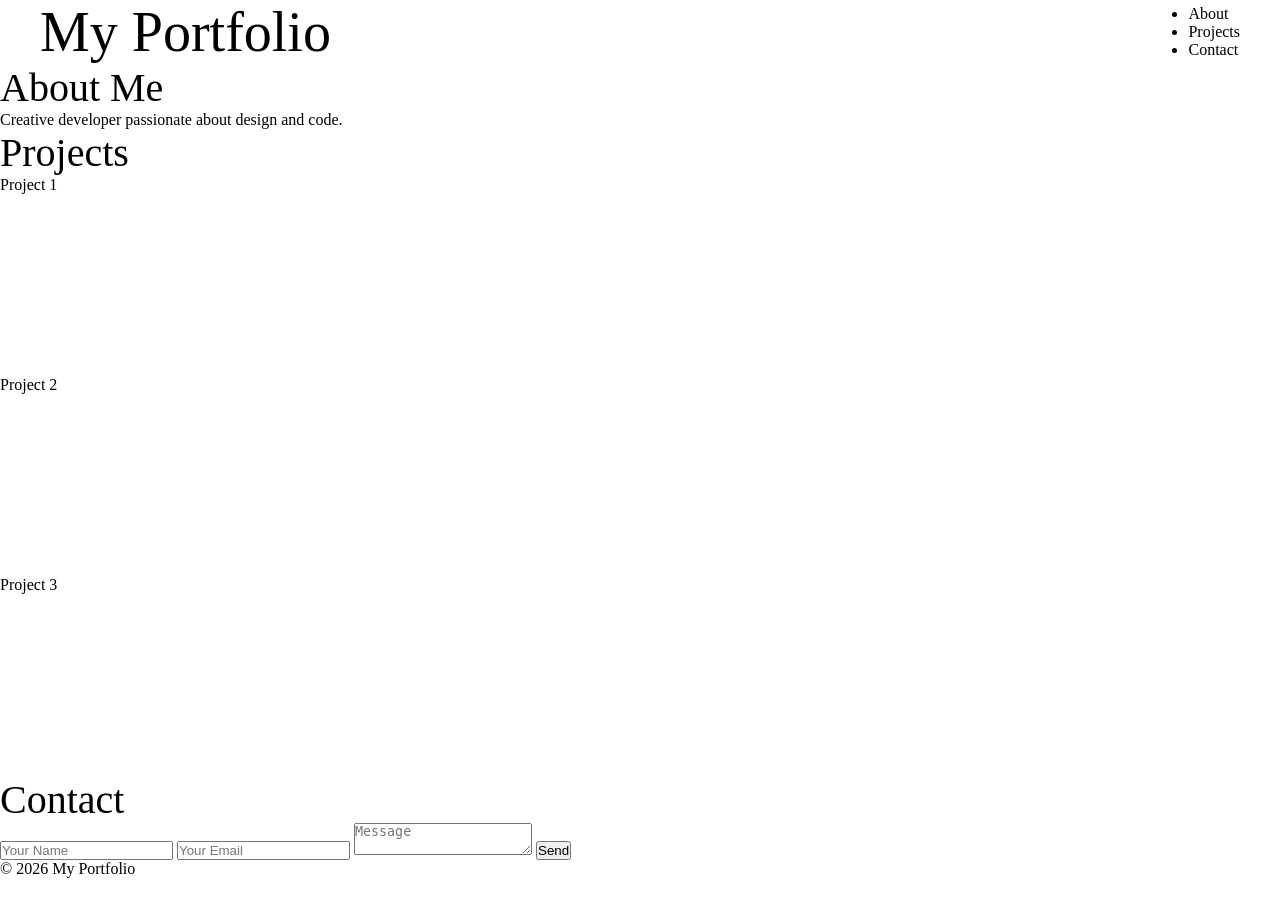
<file: index2.html>
<!DOCTYPE html>
<html lang="en">
<head>
  <meta charset="UTF-8">
  <meta name="viewport" content="width=device-width, initial-scale=1.0">
  <title>Portfolio</title>
  <link rel="stylesheet" href="style.css">
</head>
<body>
  <header class="site-header">
    <nav class="navbar">
      <h1 class="logo">My Portfolio</h1>
      <ul class="nav-links">
        <li><a href="#about">About</a></li>
        <li><a href="#projects">Projects</a></li>
        <li><a href="#contact">Contact</a></li>
      </ul>
    </nav>
  </header>

  <main>
    <section id="about" class="about">
      <h2>About Me</h2>
      <p>Creative developer passionate about design and code.</p>
    </section>

    <section id="projects" class="projects">
      <h2>Projects</h2>
      <div class="grid-container">
        <article class="project-card">Project 1</article>
        <article class="project-card">Project 2</article>
        <article class="project-card">Project 3</article>
      </div>
    </section>

    <section id="contact" class="contact">
      <h2>Contact</h2>
      <form>
        <input type="text" placeholder="Your Name">
        <input type="email" placeholder="Your Email">
        <textarea placeholder="Message"></textarea>
        <button type="submit">Send</button>
      </form>
    </section>
  </main>

  <footer class="site-footer">
    <p>&copy; 2026 My Portfolio</p>
  </footer>
</body>
</html>
</file>
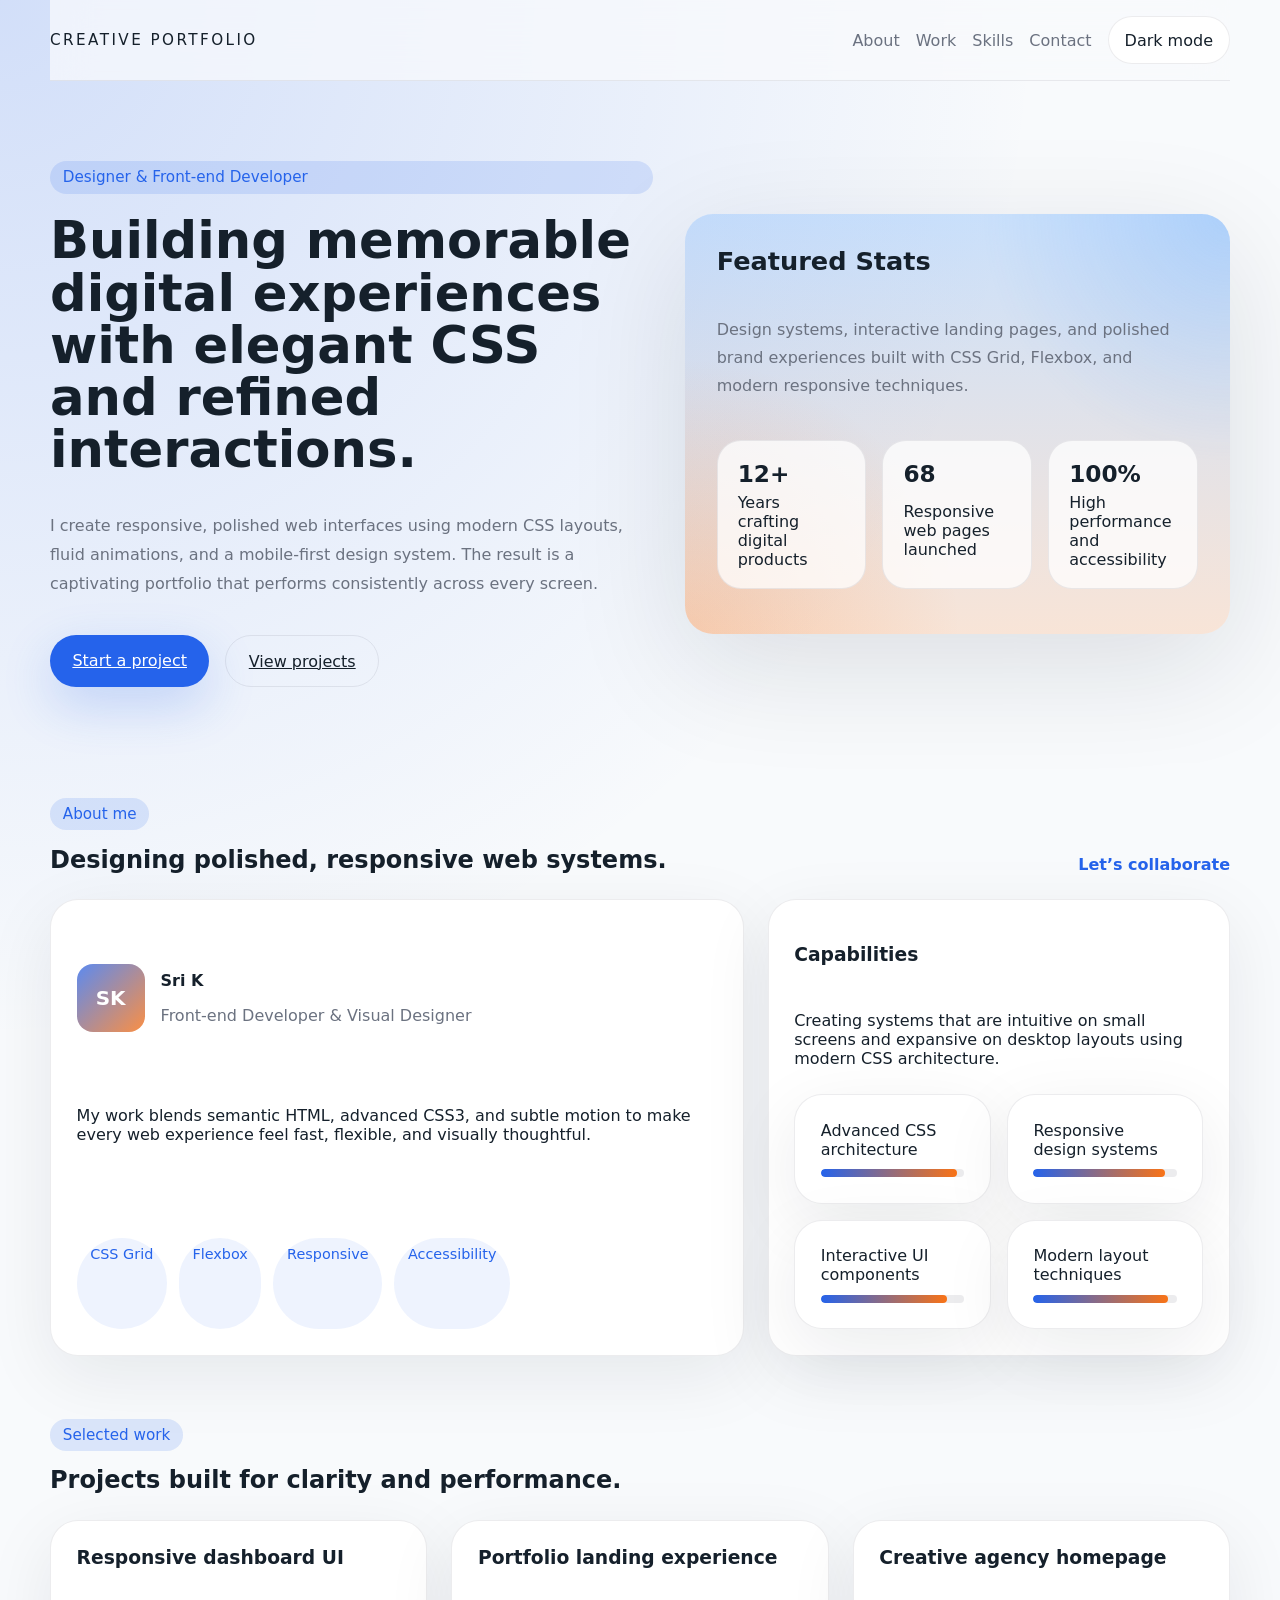
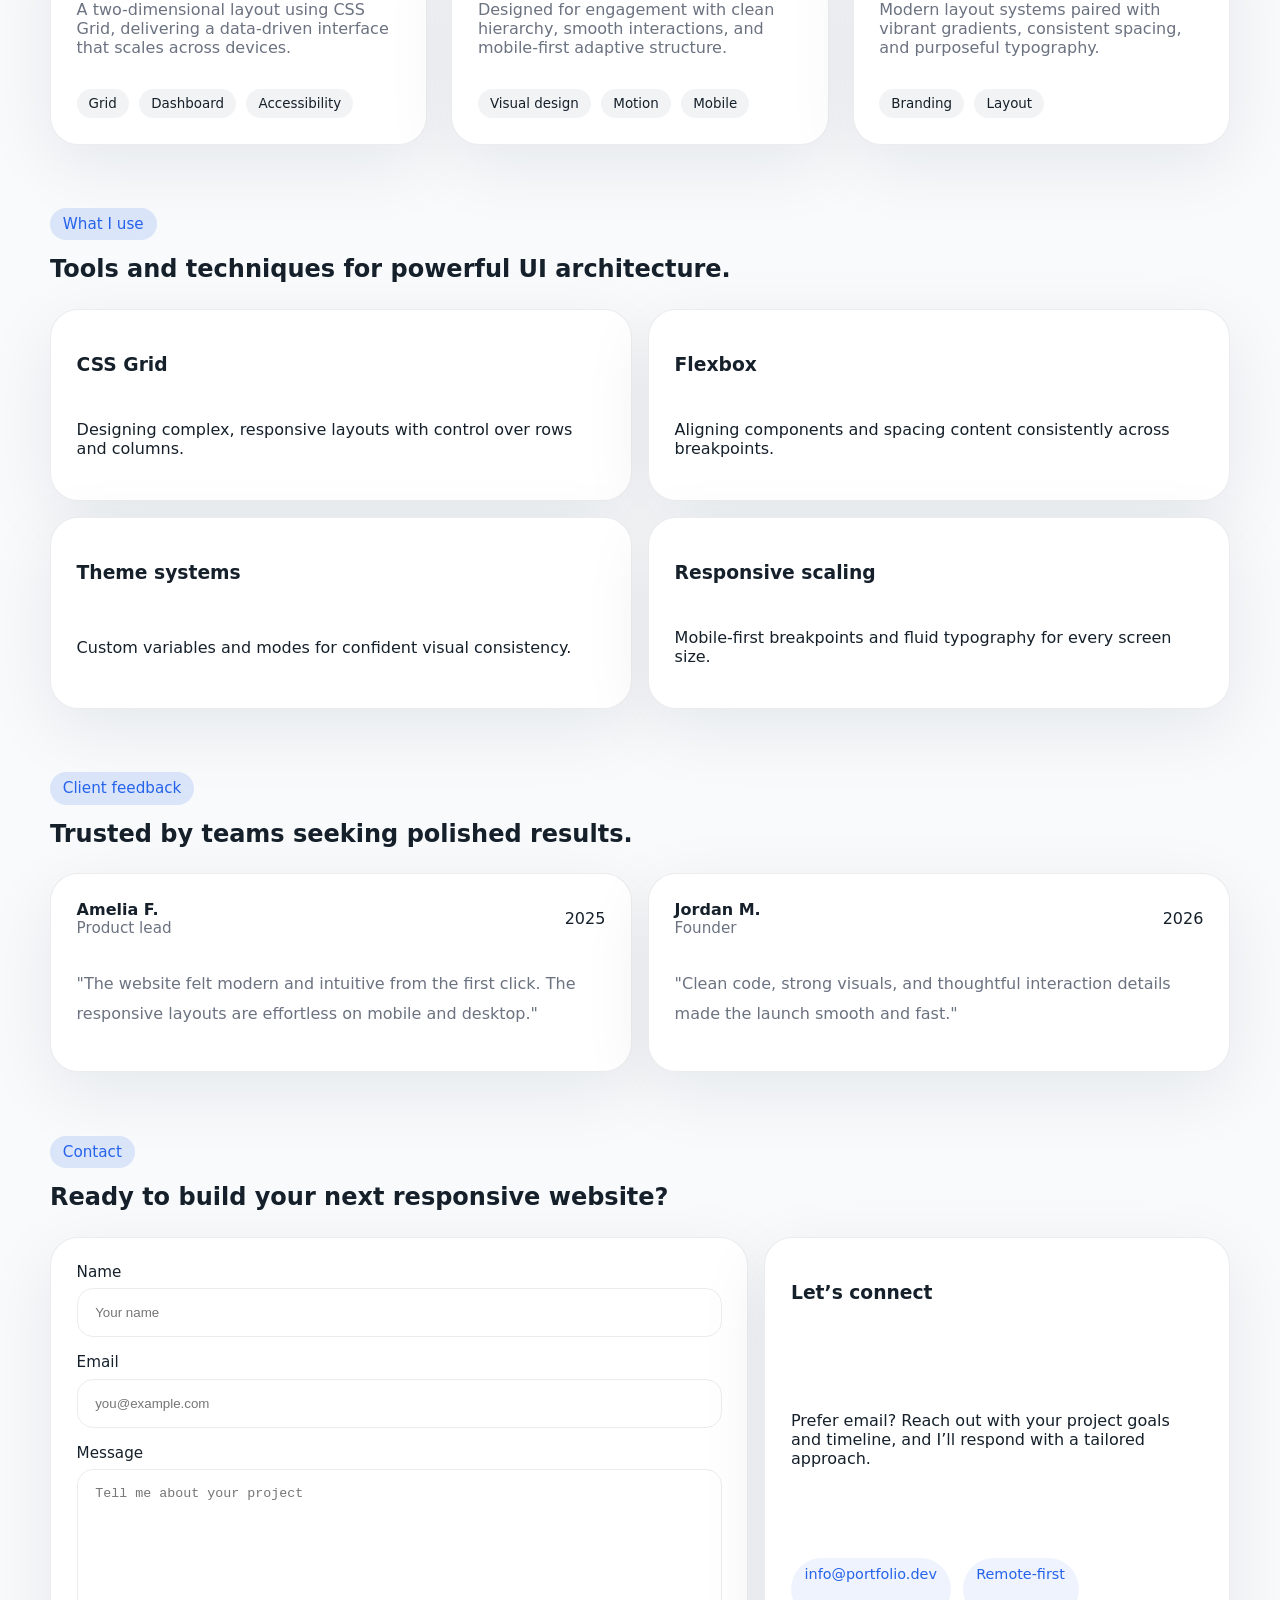
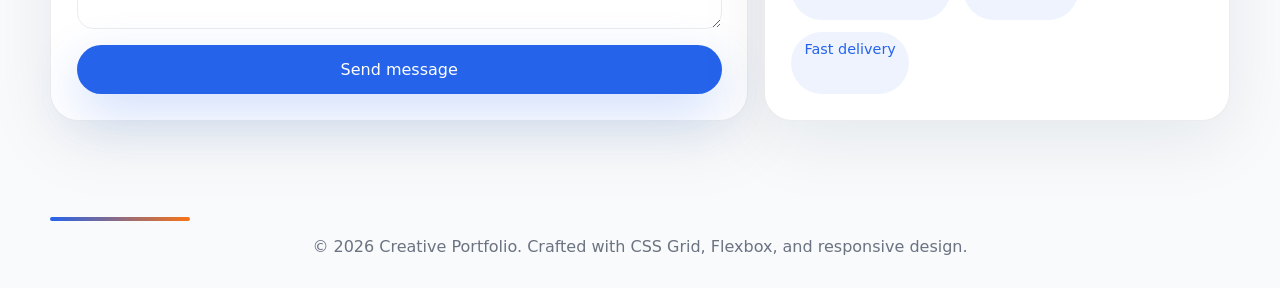
<file: indexxx (1).html>
<!DOCTYPE html>
<html lang="en">
  <head>
    <meta charset="UTF-8" />
    <meta name="viewport" content="width=device-width, initial-scale=1.0" />
    <title>Portfolio | Creative Developer</title>
    <style>
      :root {
        --bg: #f8fafc;
        --surface: rgba(255, 255, 255, 0.92);
        --surface-strong: #ffffff;
        --text: #15202b;
        --muted: #6b7280;
        --primary: #2563eb;
        --primary-soft: rgba(37, 99, 235, 0.14);
        --accent: #f97316;
        --border: rgba(15, 23, 42, 0.08);
        --shadow: 0 32px 120px rgba(15, 23, 42, 0.12);
        --radius: 28px;
        --max-width: 1180px;
      }

      [data-theme="dark"] {
        --bg: #071014;
        --surface: rgba(10, 25, 41, 0.88);
        --surface-strong: rgba(11, 29, 51, 0.98);
        --text: #e2e8f0;
        --muted: #94a3b8;
        --primary: #60a5fa;
        --primary-soft: rgba(96, 165, 250, 0.16);
        --accent: #fb923c;
        --border: rgba(148, 163, 184, 0.12);
        --shadow: 0 32px 120px rgba(0, 0, 0, 0.28);
      }

      * {
        box-sizing: border-box;
      }

      html {
        scroll-behavior: smooth;
      }

      body {
        margin: 0;
        min-height: 100vh;
        font-family: Inter, system-ui, -apple-system, BlinkMacSystemFont, "Segoe UI", sans-serif;
        background: radial-gradient(circle at top left, rgba(37, 99, 235, 0.18), transparent 28%),
          var(--bg);
        color: var(--text);
      }

      img {
        max-width: 100%;
        display: block;
      }

      button,
      a {
        font: inherit;
      }

      .page-shell {
        width: min(100%, calc(100vw - 1rem));
        margin: 0 auto;
        max-width: var(--max-width);
      }

      header {
        position: sticky;
        top: 0;
        z-index: 10;
        backdrop-filter: blur(18px);
        background: rgba(248, 250, 252, 0.74);
        border-bottom: 1px solid var(--border);
      }

      [data-theme="dark"] header {
        background: rgba(7, 16, 20, 0.84);
      }

      .topbar {
        display: flex;
        align-items: center;
        justify-content: space-between;
        gap: 1rem;
        padding: 1rem 0;
      }

      .brand {
        font-size: 0.95rem;
        letter-spacing: 0.16em;
        text-transform: uppercase;
        color: var(--text);
      }

      .nav-links {
        display: flex;
        flex-wrap: wrap;
        gap: 1rem;
        align-items: center;
      }

      .nav-links a {
        color: var(--muted);
        text-decoration: none;
        transition: color 0.2s ease;
      }

      .nav-links a:hover,
      .nav-links a:focus-visible {
        color: var(--text);
      }

      .theme-switch {
        border: 1px solid var(--border);
        background: var(--surface-strong);
        color: var(--text);
        padding: 0.85rem 1rem;
        border-radius: 999px;
        cursor: pointer;
        transition: transform 0.2s ease, background 0.2s ease;
      }

      .theme-switch:hover {
        transform: translateY(-1px);
      }

      main {
        padding: 2rem 0 4rem;
        display: grid;
        gap: 2.5rem;
      }

      .hero {
        display: grid;
        gap: 2rem;
        padding: 2rem 0;
      }

      .hero-grid {
        display: grid;
        grid-template-columns: 1fr;
        gap: 2rem;
        align-items: center;
      }

      .hero-copy {
        max-width: 42rem;
        display: grid;
        gap: 1.3rem;
      }

      .eyebrow {
        display: inline-flex;
        align-items: center;
        gap: 0.5rem;
        padding: 0.45rem 0.8rem;
        border-radius: 999px;
        background: var(--primary-soft);
        color: var(--primary);
        font-size: 0.95rem;
      }

      h1 {
        font-size: clamp(2.4rem, 4vw, 4.2rem);
        line-height: 1.02;
        margin: 0;
      }

      .hero-copy p {
        line-height: 1.8;
        color: var(--muted);
        max-width: 40rem;
      }

      .hero-actions {
        display: flex;
        flex-wrap: wrap;
        gap: 1rem;
      }

      .btn,
      .btn-secondary {
        border: 0;
        border-radius: 999px;
        padding: 0.95rem 1.4rem;
        cursor: pointer;
        transition: transform 0.2s ease, box-shadow 0.2s ease, background 0.2s ease;
      }

      .btn {
        background: var(--primary);
        color: #fff;
        box-shadow: 0 18px 50px rgba(37, 99, 235, 0.22);
      }

      .btn-secondary {
        background: transparent;
        color: var(--text);
        border: 1px solid var(--border);
      }

      .btn:hover,
      .btn-secondary:hover {
        transform: translateY(-2px);
      }

      .hero-visual {
        border-radius: var(--radius);
        overflow: hidden;
        min-height: 360px;
        position: relative;
        background: linear-gradient(180deg, rgba(96, 165, 250, 0.3), rgba(249, 115, 22, 0.16));
        box-shadow: var(--shadow);
      }

      .hero-visual::before {
        content: "";
        position: absolute;
        inset: 0;
        background: radial-gradient(circle at top right, rgba(96, 165, 250, 0.28), transparent 36%),
          radial-gradient(circle at bottom left, rgba(249, 115, 22, 0.22), transparent 40%);
      }

      .hero-panel {
        position: relative;
        z-index: 1;
        padding: 2rem;
        height: 100%;
        display: grid;
        gap: 1.5rem;
      }

      .hero-panel h2 {
        margin: 0;
        font-size: clamp(1.3rem, 2vw, 1.8rem);
      }

      .hero-panel p {
        color: var(--muted);
        line-height: 1.75;
      }

      .stats-grid {
        display: grid;
        grid-template-columns: repeat(3, minmax(0, 1fr));
        gap: 1rem;
      }

      .stat-card {
        background: rgba(255, 255, 255, 0.75);
        border: 1px solid var(--border);
        border-radius: 1.5rem;
        padding: 1.2rem 1.25rem;
        display: grid;
        gap: 0.35rem;
      }

      [data-theme="dark"] .stat-card {
        background: rgba(10, 25, 41, 0.96);
      }

      .stat-card strong {
        font-size: 1.45rem;
      }

      .section {
        display: grid;
        gap: 1.6rem;
      }

      .section-header {
        display: flex;
        align-items: flex-end;
        justify-content: space-between;
        gap: 1rem;
      }

      .section-header h2 {
        margin: 0;
      }

      .section-header a {
        color: var(--primary);
        font-weight: 600;
        text-decoration: none;
      }

      .about-grid,
      .project-grid,
      .experience-grid {
        display: grid;
        gap: 1.5rem;
      }

      .about-grid {
        grid-template-columns: 1fr;
      }

      .profile-card,
      .skill-card,
      .project-card,
      .testimonial-card,
      .contact-card {
        background: var(--surface-strong);
        border: 1px solid var(--border);
        border-radius: var(--radius);
        padding: 1.6rem;
        box-shadow: 0 20px 70px rgba(15, 23, 42, 0.08);
      }

      .profile-card {
        display: grid;
        gap: 1.25rem;
      }

      .profile-meta {
        display: flex;
        align-items: center;
        gap: 1rem;
      }

      .avatar {
        width: 4.25rem;
        height: 4.25rem;
        border-radius: 1rem;
        background: linear-gradient(135deg, rgba(37, 99, 235, 0.75), rgba(249, 115, 22, 0.8));
        display: grid;
        place-items: center;
        color: #fff;
        font-weight: 700;
        font-size: 1.25rem;
      }

      .tag-list {
        display: flex;
        flex-wrap: wrap;
        gap: 0.75rem;
      }

      .tag {
        display: inline-flex;
        padding: 0.55rem 0.85rem;
        border-radius: 999px;
        background: rgba(37, 99, 235, 0.08);
        color: var(--primary);
        font-size: 0.9rem;
      }

      .skill-grid {
        display: grid;
        grid-template-columns: repeat(2, minmax(0, 1fr));
        gap: 1rem;
      }

      .skill-card {
        display: grid;
        gap: 0.65rem;
      }

      .skill-progress {
        width: 100%;
        height: 0.5rem;
        border-radius: 999px;
        background: var(--border);
        overflow: hidden;
      }

      .skill-progress span {
        display: block;
        height: 100%;
        border-radius: inherit;
        background: linear-gradient(90deg, var(--primary), var(--accent));
      }

      .project-grid {
        grid-template-columns: repeat(auto-fit, minmax(240px, 1fr));
      }

      .project-card {
        display: grid;
        gap: 1rem;
      }

      .project-card h3 {
        margin: 0;
      }

      .project-card p {
        color: var(--muted);
      }

      .project-tags {
        display: flex;
        flex-wrap: wrap;
        gap: 0.65rem;
      }

      .project-tag {
        padding: 0.45rem 0.75rem;
        border-radius: 999px;
        background: rgba(15, 23, 42, 0.05);
        color: var(--text);
        font-size: 0.84rem;
      }

      .testimonial-grid {
        display: grid;
        gap: 1rem;
      }

      .testimonial-card {
        display: grid;
        gap: 1rem;
      }

      .testimonial-meta {
        display: flex;
        align-items: center;
        justify-content: space-between;
      }

      .quote {
        font-size: 1rem;
        line-height: 1.9;
        color: var(--muted);
      }

      .contact-grid {
        display: grid;
        gap: 1rem;
      }

      .contact-card {
        display: grid;
        gap: 1rem;
      }

      .contact-card label {
        display: grid;
        gap: 0.45rem;
        font-size: 0.95rem;
      }

      .contact-card input,
      .contact-card textarea {
        width: 100%;
        border: 1px solid var(--border);
        border-radius: 1rem;
        padding: 1rem 1.1rem;
        background: transparent;
        color: var(--text);
      }

      .contact-card textarea {
        min-height: 160px;
        resize: vertical;
      }

      footer {
        padding: 2rem 0 1rem;
        text-align: center;
        color: var(--muted);
      }

      .accent-bar {
        height: 4px;
        width: min(140px, 24vw);
        border-radius: 999px;
        background: linear-gradient(90deg, var(--primary), var(--accent));
      }

      @media (min-width: 760px) {
        .hero-grid {
          grid-template-columns: 1.05fr 0.95fr;
        }

        .about-grid {
          grid-template-columns: 1.5fr 1fr;
        }

        .hero-visual {
          min-height: 420px;
        }
      }

      @media (min-width: 980px) {
        main {
          gap: 3rem;
        }

        .hero {
          padding: 3rem 0;
        }

        .stats-grid {
          grid-template-columns: repeat(3, 1fr);
        }

        .testimonial-grid {
          grid-template-columns: repeat(2, minmax(0, 1fr));
        }

        .contact-grid {
          grid-template-columns: 1.2fr 0.8fr;
        }
      }
    </style>
  </head>
  <body>
    <div class="page-shell">
      <header>
        <div class="topbar">
          <div class="brand">Creative Portfolio</div>
          <nav class="nav-links" aria-label="Primary navigation">
            <a href="#about">About</a>
            <a href="#work">Work</a>
            <a href="#skills">Skills</a>
            <a href="#contact">Contact</a>
            <button class="theme-switch" id="themeToggle" type="button" aria-label="Toggle theme">
              Dark mode
            </button>
          </nav>
        </div>
      </header>

      <main>
        <section class="hero" aria-labelledby="hero-title">
          <div class="hero-grid">
            <div class="hero-copy">
              <span class="eyebrow">Designer &amp; Front-end Developer</span>
              <h1 id="hero-title">Building memorable digital experiences with elegant CSS and refined interactions.</h1>
              <p>
                I create responsive, polished web interfaces using modern CSS layouts, fluid animations, and a mobile-first design system. The result is a captivating portfolio that performs consistently across every screen.
              </p>
              <div class="hero-actions">
                <a class="btn" href="#contact">Start a project</a>
                <a class="btn-secondary" href="#work">View projects</a>
              </div>
            </div>

            <article class="hero-visual" aria-label="Portfolio overview graphic">
              <div class="hero-panel">
                <h2>Featured Stats</h2>
                <p>Design systems, interactive landing pages, and polished brand experiences built with CSS Grid, Flexbox, and modern responsive techniques.</p>
                <div class="stats-grid">
                  <div class="stat-card">
                    <strong>12+</strong>
                    <span>Years crafting digital products</span>
                  </div>
                  <div class="stat-card">
                    <strong>68</strong>
                    <span>Responsive web pages launched</span>
                  </div>
                  <div class="stat-card">
                    <strong>100%</strong>
                    <span>High performance and accessibility</span>
                  </div>
                </div>
              </div>
            </article>
          </div>
        </section>

        <section class="section" id="about">
          <div class="section-header">
            <div>
              <p class="eyebrow">About me</p>
              <h2>Designing polished, responsive web systems.</h2>
            </div>
            <a href="#contact">Let’s collaborate</a>
          </div>
          <div class="about-grid">
            <article class="profile-card">
              <div class="profile-meta">
                <div class="avatar">SK</div>
                <div>
                  <p><strong>Sri K</strong></p>
                  <p style="color: var(--muted);">Front-end Developer &amp; Visual Designer</p>
                </div>
              </div>
              <p>My work blends semantic HTML, advanced CSS3, and subtle motion to make every web experience feel fast, flexible, and visually thoughtful.</p>
              <div class="tag-list">
                <span class="tag">CSS Grid</span>
                <span class="tag">Flexbox</span>
                <span class="tag">Responsive</span>
                <span class="tag">Accessibility</span>
              </div>
            </article>

            <article class="skill-card">
              <h3>Capabilities</h3>
              <div>
                <p>Creating systems that are intuitive on small screens and expansive on desktop layouts using modern CSS architecture.</p>
              </div>
              <div class="skill-grid">
                <div class="skill-card">
                  <span>Advanced CSS architecture</span>
                  <div class="skill-progress"><span style="width: 95%"></span></div>
                </div>
                <div class="skill-card">
                  <span>Responsive design systems</span>
                  <div class="skill-progress"><span style="width: 92%"></span></div>
                </div>
                <div class="skill-card">
                  <span>Interactive UI components</span>
                  <div class="skill-progress"><span style="width: 88%"></span></div>
                </div>
                <div class="skill-card">
                  <span>Modern layout techniques</span>
                  <div class="skill-progress"><span style="width: 94%"></span></div>
                </div>
              </div>
            </article>
          </div>
        </section>

        <section class="section" id="work">
          <div class="section-header">
            <div>
              <p class="eyebrow">Selected work</p>
              <h2>Projects built for clarity and performance.</h2>
            </div>
          </div>
          <div class="project-grid">
            <article class="project-card">
              <h3>Responsive dashboard UI</h3>
              <p>A two-dimensional layout using CSS Grid, delivering a data-driven interface that scales across devices.</p>
              <div class="project-tags">
                <span class="project-tag">Grid</span>
                <span class="project-tag">Dashboard</span>
                <span class="project-tag">Accessibility</span>
              </div>
            </article>
            <article class="project-card">
              <h3>Portfolio landing experience</h3>
              <p>Designed for engagement with clean hierarchy, smooth interactions, and mobile-first adaptive structure.</p>
              <div class="project-tags">
                <span class="project-tag">Visual design</span>
                <span class="project-tag">Motion</span>
                <span class="project-tag">Mobile</span>
              </div>
            </article>
            <article class="project-card">
              <h3>Creative agency homepage</h3>
              <p>Modern layout systems paired with vibrant gradients, consistent spacing, and purposeful typography.</p>
              <div class="project-tags">
                <span class="project-tag">Branding</span>
                <span class="project-tag">Layout</span>
              </div>
            </article>
          </div>
        </section>

        <section class="section" id="skills">
          <div class="section-header">
            <div>
              <p class="eyebrow">What I use</p>
              <h2>Tools and techniques for powerful UI architecture.</h2>
            </div>
          </div>
          <div class="skill-grid">
            <div class="skill-card">
              <h3>CSS Grid</h3>
              <p>Designing complex, responsive layouts with control over rows and columns.</p>
            </div>
            <div class="skill-card">
              <h3>Flexbox</h3>
              <p>Aligning components and spacing content consistently across breakpoints.</p>
            </div>
            <div class="skill-card">
              <h3>Theme systems</h3>
              <p>Custom variables and modes for confident visual consistency.</p>
            </div>
            <div class="skill-card">
              <h3>Responsive scaling</h3>
              <p>Mobile-first breakpoints and fluid typography for every screen size.</p>
            </div>
          </div>
        </section>

        <section class="section" aria-labelledby="testimonial-title">
          <div class="section-header">
            <div>
              <p class="eyebrow">Client feedback</p>
              <h2 id="testimonial-title">Trusted by teams seeking polished results.</h2>
            </div>
          </div>
          <div class="testimonial-grid">
            <article class="testimonial-card">
              <div class="testimonial-meta">
                <div>
                  <strong>Amelia F.</strong>
                  <div style="color: var(--muted); font-size: 0.95rem;">Product lead</div>
                </div>
                <span>2025</span>
              </div>
              <p class="quote">"The website felt modern and intuitive from the first click. The responsive layouts are effortless on mobile and desktop."</p>
            </article>
            <article class="testimonial-card">
              <div class="testimonial-meta">
                <div>
                  <strong>Jordan M.</strong>
                  <div style="color: var(--muted); font-size: 0.95rem;">Founder</div>
                </div>
                <span>2026</span>
              </div>
              <p class="quote">"Clean code, strong visuals, and thoughtful interaction details made the launch smooth and fast."</p>
            </article>
          </div>
        </section>

        <section class="section" id="contact">
          <div class="section-header">
            <div>
              <p class="eyebrow">Contact</p>
              <h2>Ready to build your next responsive website?</h2>
            </div>
          </div>
          <div class="contact-grid">
            <article class="contact-card">
              <label>
                <span>Name</span>
                <input type="text" placeholder="Your name" />
              </label>
              <label>
                <span>Email</span>
                <input type="email" placeholder="you@example.com" />
              </label>
              <label>
                <span>Message</span>
                <textarea placeholder="Tell me about your project"></textarea>
              </label>
              <button class="btn" type="button">Send message</button>
            </article>
            <article class="contact-card">
              <h3>Let’s connect</h3>
              <p>Prefer email? Reach out with your project goals and timeline, and I’ll respond with a tailored approach.</p>
              <div class="tag-list">
                <span class="tag">info@portfolio.dev</span>
                <span class="tag">Remote-first</span>
                <span class="tag">Fast delivery</span>
              </div>
            </article>
          </div>
        </section>
      </main>

      <footer>
        <div class="accent-bar"></div>
        <p>© 2026 Creative Portfolio. Crafted with CSS Grid, Flexbox, and responsive design.</p>
      </footer>
    </div>

    <script>
      const themeToggle = document.getElementById('themeToggle');
      const currentTheme = localStorage.getItem('portfolio-theme') || 'light';
      const root = document.documentElement;

      function applyTheme(theme) {
        root.dataset.theme = theme;
        themeToggle.textContent = theme === 'dark' ? 'Light mode' : 'Dark mode';
        localStorage.setItem('portfolio-theme', theme);
      }

      applyTheme(currentTheme);

      themeToggle.addEventListener('click', () => {
        const nextTheme = root.dataset.theme === 'dark' ? 'light' : 'dark';
        applyTheme(nextTheme);
      });
    </script>
  </body>
</html>
</file>
<file: style.css>
Checking the current stylesheet so I can give you the exact CSS content without altering your HTML.

Read [](file:///c%3A/Users/Sri%20K/styles.css)


Read [](file:///c%3A/Users/Sri%20K/styles.css)

Read [](file:///c%3A/Users/Sri%20K/styles.css)

```css
/* ==========================================
   CSS3 ADVANCED RESPONSIVE PORTFOLIO
   Mobile-First Approach with CSS Grid & Flexbox
   ========================================== */

/* ==========================================
   1. CSS CUSTOM PROPERTIES (VARIABLES)
   ========================================== */

:root {
    /* Light Theme Colors */
    --primary-color: #667eea;
    --secondary-color: #764ba2;
    --accent-color: #f093fb;
    --text-primary: #1a1a1a;
    --text-secondary: #666666;
    --bg-primary: #ffffff;
    --bg-secondary: #f7f7f7;
    --bg-tertiary: #efefef;
    --border-color: #e0e0e0;
    
    /* Light Theme Shadows */
    --shadow-sm: 0 2px 4px rgba(0, 0, 0, 0.08);
    --shadow-md: 0 4px 8px rgba(0, 0, 0, 0.12);
    --shadow-lg: 0 8px 16px rgba(0, 0, 0, 0.15);
    --shadow-xl: 0 12px 24px rgba(0, 0, 0, 0.2);
    
    /* Spacing System */
    --spacing-xs: 0.5rem;
    --spacing-sm: 1rem;
    --spacing-md: 1.5rem;
    --spacing-lg: 2rem;
    --spacing-xl: 3rem;
    --spacing-2xl: 4rem;
    
    /* Border Radius */
    --radius-sm: 0.25rem;
    --radius-md: 0.5rem;
    --radius-lg: 1rem;
    --radius-xl: 1.5rem;
    --radius-full: 9999px;
    
    /* Typography */
    --font-family: 'Segoe UI', Tahoma, Geneva, Verdana, sans-serif;
    --font-mono: 'Courier New', monospace;
    --font-weight-regular: 400;
    --font-weight-medium: 500;
    --font-weight-semibold: 600;
    --font-weight-bold: 700;
    
    /* Line Heights */
    --line-height-tight: 1.2;
    --line-height-normal: 1.6;
    --line-height-relaxed: 1.8;
    
    /* Transitions */
    --transition-fast: 150ms ease-in-out;
    --transition-base: 300ms ease-in-out;
    --transition-slow: 500ms ease-in-out;
    
    /* Z-Index Scale */
    --z-dropdown: 100;
    --z-sticky: 200;
    --z-fixed: 300;
    --z-modal: 400;
}

/* Dark Theme */
html[data-theme="dark"] {
    --text-primary: #ffffff;
    --text-secondary: #b0b0b0;
    --bg-primary: #1a1a1a;
    --bg-secondary: #2a2a2a;
    --bg-tertiary: #3a3a3a;
    --border-color: #444444;
    
    --shadow-sm: 0 2px 4px rgba(0, 0, 0, 0.3);
    --shadow-md: 0 4px 8px rgba(0, 0, 0, 0.4);
    --shadow-lg: 0 8px 16px rgba(0, 0, 0, 0.5);
    --shadow-xl: 0 12px 24px rgba(0, 0, 0, 0.6);
}

/* ==========================================
   2. GLOBAL STYLES & RESET
   ========================================== */

* {
    margin: 0;
    padding: 0;
    box-sizing: border-box;
}

html {
    scroll-behavior: smooth;
    font-size: 16px;
    scroll-padding-top: 60px;
}

body {
    font-family: var(--font-family);
    color: var(--text-primary);
    background-color: var(--bg-primary);
    line-height: var(--line-height-normal);
    transition: background-color var(--transition-base),
                color var(--transition-base);
    overflow-x: hidden;
}

/* ==========================================
   3. TYPOGRAPHY
   ========================================== */

h1, h2, h3, h4, h5, h6 {
    font-weight: var(--font-weight-bold);
    line-height: var(--line-height-tight);
    margin-bottom: var(--spacing-sm);
}

h1 {
    font-size: 2.5rem;
}

h2 {
    font-size: 2rem;
}

h3 {
    font-size: 1.5rem;
}

h4 {
    font-size: 1.25rem;
}

p {
    margin-bottom: var(--spacing-md);
    color: var(--text-secondary);
}

a {
    color: var(--primary-color);
    text-decoration: none;
    transition: color var(--transition-base);
}

a:hover {
    color: var(--secondary-color);
}

/* ==========================================
   4. UTILITY CLASSES
   ========================================== */

.container {
    max-width: 1200px;
    margin: 0 auto;
    padding: 0 var(--spacing-md);
}

/* ==========================================
   5. HEADER & NAVIGATION
   ========================================== */

.header {
    position: sticky;
    top: 0;
    z-index: var(--z-sticky);
    background-color: var(--bg-primary);
    border-bottom: 1px solid var(--border-color);
    backdrop-filter: blur(10px);
    background-color: rgba(255, 255, 255, 0.95);
    transition: all var(--transition-base);
}

html[data-theme="dark"] .header {
    background-color: rgba(26, 26, 26, 0.95);
}

.navbar {
    display: flex;
    justify-content: space-between;
    align-items: center;
    padding: var(--spacing-md) 0;
    max-width: 1200px;
    margin: 0 auto;
    padding-left: var(--spacing-md);
    padding-right: var(--spacing-md);
}

.logo a {
    font-size: 1.5rem;
    font-weight: var(--font-weight-bold);
    background: linear-gradient(135deg, var(--primary-color), var(--secondary-color));
    -webkit-background-clip: text;
    -webkit-text-fill-color: transparent;
    background-clip: text;
}

.nav-menu {
    display: flex;
    list-style: none;
    gap: var(--spacing-lg);
    align-items: center;
}

.nav-link {
    position: relative;
    font-weight: var(--font-weight-medium);
    color: var(--text-primary);
}

.nav-link::after {
    content: '';
    position: absolute;
    bottom: -4px;
    left: 0;
    width: 0;
    height: 2px;
    background: linear-gradient(90deg, var(--primary-color), var(--secondary-color));
    transition: width var(--transition-base);
}

.nav-link:hover::after {
    width: 100%;
}

/* Theme Toggle Button */
.theme-toggle {
    background: var(--bg-secondary);
    border: none;
    padding: var(--spacing-xs) var(--spacing-sm);
    border-radius: var(--radius-full);
    cursor: pointer;
    font-size: 1.2rem;
    transition: background-color var(--transition-base);
    display: flex;
    align-items: center;
    justify-content: center;
}

.theme-toggle:hover {
    background-color: var(--bg-tertiary);
}

/* ==========================================
   6. HERO SECTION
   ========================================== */

.hero {
    display: grid;
    grid-template-columns: 1fr;
    align-items: center;
    min-height: 90vh;
    padding: var(--spacing-2xl) var(--spacing-md);
    background: linear-gradient(135deg, var(--primary-color) 0%, var(--secondary-color) 100%);
    position: relative;
    overflow: hidden;
}

.hero-content {
    display: flex;
    flex-direction: column;
    justify-content: center;
    align-items: center;
    text-align: center;
    z-index: 2;
}

.hero-title {
    font-size: clamp(2rem, 8vw, 4rem);
    color: #ffffff;
    margin-bottom: var(--spacing-md);
    animation: fadeInDown 0.8s ease-out;
}

.hero-subtitle {
    font-size: clamp(1rem, 3vw, 1.5rem);
    color: rgba(255, 255, 255, 0.9);
    margin-bottom: var(--spacing-xl);
    animation: fadeInUp 0.8s ease-out 0.2s both;
}

.cta-button {
    display: inline-block;
    padding: var(--spacing-md) var(--spacing-xl);
    background-color: #ffffff;
    color: var(--primary-color);
    border-radius: var(--radius-full);
    font-weight: var(--font-weight-bold);
    transition: all var(--transition-base);
    box-shadow: var(--shadow-lg);
    animation: fadeInUp 0.8s ease-out 0.4s both;
}

.cta-button:hover {
    transform: translateY(-4px);
    box-shadow: var(--shadow-xl);
}

/* Hero Shape Animation */
.hero-shape {
    position: absolute;
    width: 300px;
    height: 300px;
    background: rgba(255, 255, 255, 0.1);
    border-radius: 40% 60% 70% 30% / 40% 50% 60% 50%;
    bottom: -50px;
    right: -50px;
    animation: float 6s ease-in-out infinite;
    z-index: 1;
}

/* ==========================================
   7. SECTION STYLES
   ========================================== */

section {
    padding: var(--spacing-2xl) var(--spacing-md);
}

.section-title {
    text-align: center;
    margin-bottom: var(--spacing-2xl);
    position: relative;
    display: inline-block;
    width: 100%;
}

.section-title::after {
    content: '';
    display: block;
    width: 60px;
    height: 4px;
    background: linear-gradient(90deg, var(--primary-color), var(--secondary-color));
    margin: var(--spacing-sm) auto 0;
    border-radius: var(--radius-full);
}

/* ==========================================
   8. ABOUT SECTION
   ========================================== */

.about {
    background-color: var(--bg-secondary);
}

.about-grid {
    display: grid;
    grid-template-columns: 1fr;
    gap: var(--spacing-2xl);
    align-items: start;
}

.about-text p {
    font-size: 1.1rem;
    line-height: var(--line-height-relaxed);
    margin-bottom: var(--spacing-lg);
}

.about-highlights {
    display: grid;
    grid-template-columns: 1fr;
    gap: var(--spacing-lg);
}

.highlight-card {
    padding: var(--spacing-lg);
    background-color: var(--bg-primary);
    border-radius: var(--radius-lg);
    box-shadow: var(--shadow-md);
    transition: all var(--transition-base);
    border-left: 4px solid var(--primary-color);
}

.highlight-card:hover {
    transform: translateY(-4px);
    box-shadow: var(--shadow-lg);
}

.highlight-card h3 {
    color: var(--primary-color);
    margin-bottom: var(--spacing-sm);
}

/* ==========================================
   9. PROJECTS SECTION (CSS GRID)
   ========================================== */

.projects {
    background-color: var(--bg-primary);
}

.projects-grid {
    display: grid;
    grid-template-columns: repeat(auto-fit, minmax(300px, 1fr));
    gap: var(--spacing-xl);
}

.project-card {
    display: grid;
    grid-template-rows: 200px 1fr;
    background-color: var(--bg-secondary);
    border-radius: var(--radius-lg);
    overflow: hidden;
    box-shadow: var(--shadow-md);
    transition: all var(--transition-base);
}

.project-card:hover {
    transform: translateY(-8px);
    box-shadow: var(--shadow-xl);
}

.project-image {
    width: 100%;
    height: 100%;
    object-fit: cover;
    position: relative;
    overflow: hidden;
}

.project-image::after {
    content: '';
    position: absolute;
    top: 0;
    left: 0;
    right: 0;
    bottom: 0;
    background: rgba(0, 0, 0, 0.3);
    transition: opacity var(--transition-base);
}

.project-card:hover .project-image::after {
    opacity: 0.1;
}

.project-content {
    padding: var(--spacing-lg);
    display: flex;
    flex-direction: column;
    justify-content: space-between;
}

.project-content h3 {
    color: var(--primary-color);
    margin-bottom: var(--spacing-sm);
}

.project-content p {
    font-size: 0.95rem;
    margin-bottom: var(--spacing-md);
    flex-grow: 1;
}

.tech-stack {
    display: flex;
    flex-wrap: wrap;
    gap: var(--spacing-xs);
    margin-bottom: var(--spacing-md);
}

.tech-tag {
    display: inline-block;
    padding: 0.25rem 0.75rem;
    background-color: var(--bg-tertiary);
    color: var(--text-secondary);
    border-radius: var(--radius-full);
    font-size: 0.8rem;
    font-weight: var(--font-weight-medium);
}

.project-link {
    display: inline-block;
    color: var(--primary-color);
    font-weight: var(--font-weight-bold);
    position: relative;
}

.project-link::after {
    content: '';
    position: absolute;
    bottom: -2px;
    left: 0;
    width: 0;
    height: 2px;
    background: var(--primary-color);
    transition: width var(--transition-base);
}

.project-link:hover::after {
    width: 100%;
}

/* ==========================================
   10. SKILLS SECTION (FLEXBOX)
   ========================================== */

.skills {
    background-color: var(--bg-secondary);
}

.skills-grid {
    display: grid;
    grid-template-columns: repeat(auto-fit, minmax(250px, 1fr));
    gap: var(--spacing-xl);
}

.skill-category {
    background-color: var(--bg-primary);
    padding: var(--spacing-lg);
    border-radius: var(--radius-lg);
    box-shadow: var(--shadow-md);
    transition: all var(--transition-base);
}

.skill-category:hover {
    transform: translateY(-4px);
    box-shadow: var(--shadow-lg);
    border-top: 3px solid var(--primary-color);
}

.skill-category h3 {
    color: var(--primary-color);
    margin-bottom: var(--spacing-md);
    font-size: 1.1rem;
}

.skill-list {
    list-style: none;
    display: flex;
    flex-direction: column;
    gap: var(--spacing-sm);
}

.skill-list li {
    padding-left: var(--spacing-md);
    position: relative;
    color: var(--text-secondary);
}

.skill-list li::before {
    content: '→';
    position: absolute;
    left: 0;
    color: var(--primary-color);
    font-weight: var(--font-weight-bold);
}

/* ==========================================
   11. CONTACT SECTION
   ========================================== */

.contact {
    background: linear-gradient(135deg, var(--bg-secondary), var(--bg-tertiary));
}

.contact-content {
    max-width: 600px;
    margin: 0 auto;
}

.contact-intro {
    text-align: center;
    font-size: 1.1rem;
    margin-bottom: var(--spacing-xl);
}

.contact-form {
    display: grid;
    grid-template-columns: 1fr;
    gap: var(--spacing-lg);
}

.form-group {
    display: flex;
    flex-direction: column;
}

.form-group input,
.form-group textarea {
    padding: var(--spacing-md);
    border: 2px solid var(--border-color);
    border-radius: var(--radius-md);
    font-family: var(--font-family);
    font-size: 1rem;
    color: var(--text-primary);
    background-color: var(--bg-primary);
    transition: all var(--transition-base);
}

.form-group input:focus,
.form-group textarea:focus {
    outline: none;
    border-color: var(--primary-color);
    box-shadow: 0 0 0 3px rgba(102, 126, 234, 0.1);
}

.submit-button {
    padding: var(--spacing-md) var(--spacing-xl);
    background: linear-gradient(135deg, var(--primary-color), var(--secondary-color));
    color: #ffffff;
    border: none;
    border-radius: var(--radius-md);
    font-weight: var(--font-weight-bold);
    font-size: 1rem;
    cursor: pointer;
    transition: all var(--transition-base);
    box-shadow: var(--shadow-md);
}

.submit-button:hover {
    transform: translateY(-2px);
    box-shadow: var(--shadow-lg);
}

.submit-button:active {
    transform: translateY(0);
}

/* ==========================================
   12. FOOTER
   ========================================== */

.footer {
    background-color: var(--bg-secondary);
    border-top: 1px solid var(--border-color);
    padding: var(--spacing-xl) var(--spacing-md);
    text-align: center;
}

.footer .container {
    display: grid;
    grid-template-columns: 1fr;
    gap: var(--spacing-lg);
}

.footer p {
    color: var(--text-secondary);
    margin: 0;
}

.social-links {
    display: flex;
    justify-content: center;
    gap: var(--spacing-lg);
}

.social-links a {
    display: inline-block;
    padding: var(--spacing-xs) var(--spacing-md);
    border-radius: var(--radius-md);
    background-color: var(--bg-tertiary);
    transition: all var(--transition-base);
    font-weight: var(--font-weight-medium);
}

.social-links a:hover {
    background-color: var(--primary-color);
    color: #ffffff;
}

/* ==========================================
   13. ANIMATIONS & KEYFRAMES
   ========================================== */

@keyframes fadeInDown {
    from {
        opacity: 0;
        transform: translateY(-30px);
    }
    to {
        opacity: 1;
        transform: translateY(0);
    }
}

@keyframes fadeInUp {
    from {
        opacity: 0;
        transform: translateY(30px);
    }
    to {
        opacity: 1;
        transform: translateY(0);
    }
}

@keyframes float {
    0%, 100% {
        transform: translateY(0px);
    }
    50% {
        transform: translateY(20px);
    }
}

@keyframes slideInRight {
    from {
        opacity: 0;
        transform: translateX(30px);
    }
    to {
        opacity: 1;
        transform: translateX(0);
    }
}

/* ==========================================
   14. RESPONSIVE DESIGN (MOBILE-FIRST)
   ========================================== */

/* Tablet - 768px and up */
@media (min-width: 768px) {
    h1 {
        font-size: 3rem;
    }

    h2 {
        font-size: 2.5rem;
    }

    .about-grid {
        grid-template-columns: 1fr 1fr;
        gap: var(--spacing-2xl);
    }

    .about-highlights {
        grid-template-columns: repeat(3, 1fr);
    }

    .projects-grid {
        grid-template-columns: repeat(auto-fit, minmax(350px, 1fr));
    }

    .skills-grid {
        grid-template-columns: repeat(2, 1fr);
    }

    .contact-form {
        grid-template-columns: 1fr 1fr;
    }

    .contact-form textarea {
        grid-column: 1 / -1;
    }

    .submit-button {
        grid-column: 1 / -1;
    }

    .footer .container {
        grid-template-columns: 1fr 1fr;
        align-items: center;
    }
}

/* Desktop - 1024px and up */
@media (min-width: 1024px) {
    h1 {
        font-size: 3.5rem;
    }

    section {
        padding: var(--spacing-2xl) var(--spacing-lg);
    }

    .nav-menu {
        gap: var(--spacing-xl);
    }

    .projects-grid {
        grid-template-columns: repeat(3, 1fr);
    }

    .skills-grid {
        grid-template-columns: repeat(4, 1fr);
    }
}

/* Large Desktop - 1440px and up */
@media (min-width: 1440px) {
    .container {
        max-width: 1320px;
    }

    h1 {
        font-size: 4rem;
    }
}

/* ==========================================
   15. ACCESSIBILITY & PRINT
   ========================================== */

/* Focus visible for keyboard navigation */
*:focus-visible {
    outline: 3px solid var(--primary-color);
    outline-offset: 2px;
}

/* Reduced motion for accessibility */
@media (prefers-reduced-motion: reduce) {
    * {
        animation-duration: 0.01ms !important;
        animation-iteration-count: 1 !important;
        transition-duration: 0.01ms !important;
    }
}

/* Print styles */
@media print {
    .header,
    .hero-shape,
    .contact-form,
    .theme-toggle {
        display: none;
    }

    body {
        background-color: white;
        color: black;
    }

    a {
        color: #0066cc;
    }

    section {
        page-break-inside: avoid;
        padding: 1rem;
    }
}

/* ==========================================
   16. UTILITY ANIMATIONS
   ========================================== */

.fade-in {
    animation: fadeInUp 0.6s ease-out;
}

.slide-in {
    animation: slideInRight 0.6s ease-out;
}

/* Smooth scrolling enhancement */
html {
    scroll-behavior: smooth;
}

/* ==========================================
   END OF STYLESHEET
   ========================================== */
```
</file>
